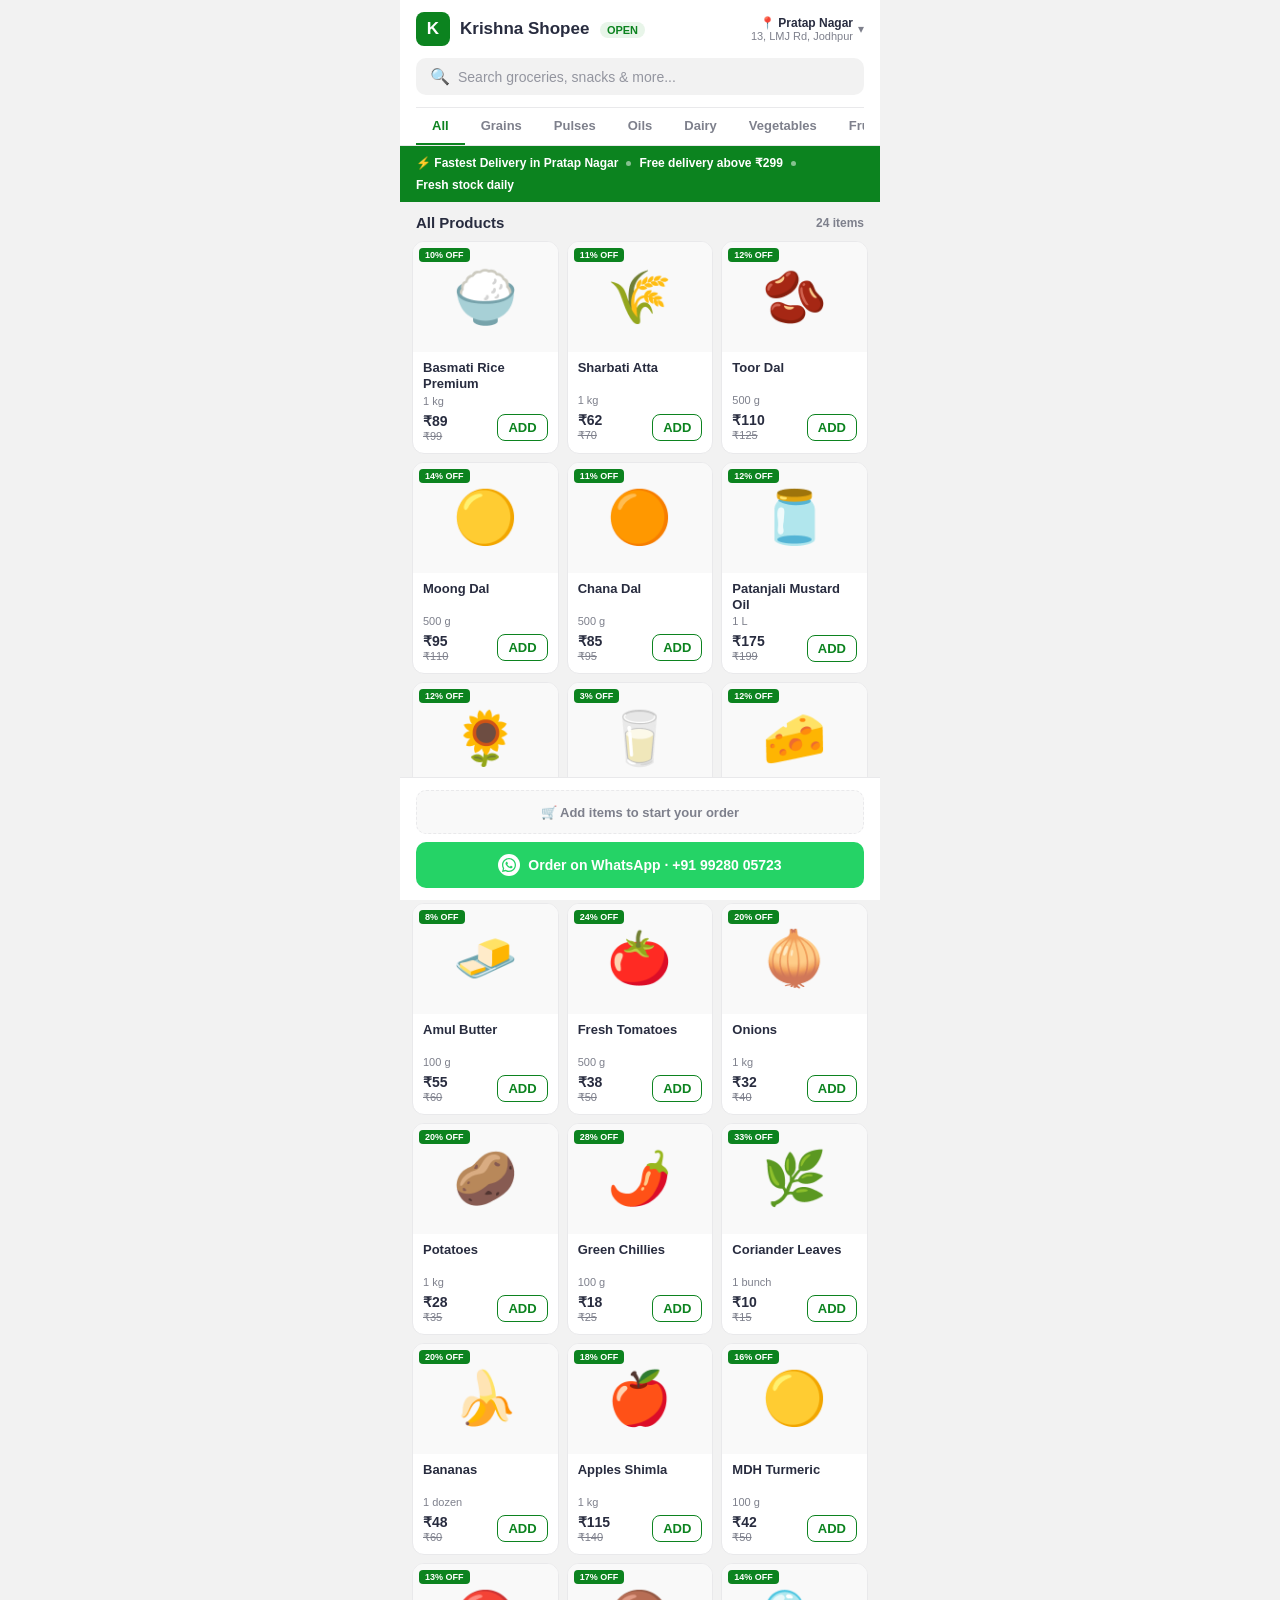
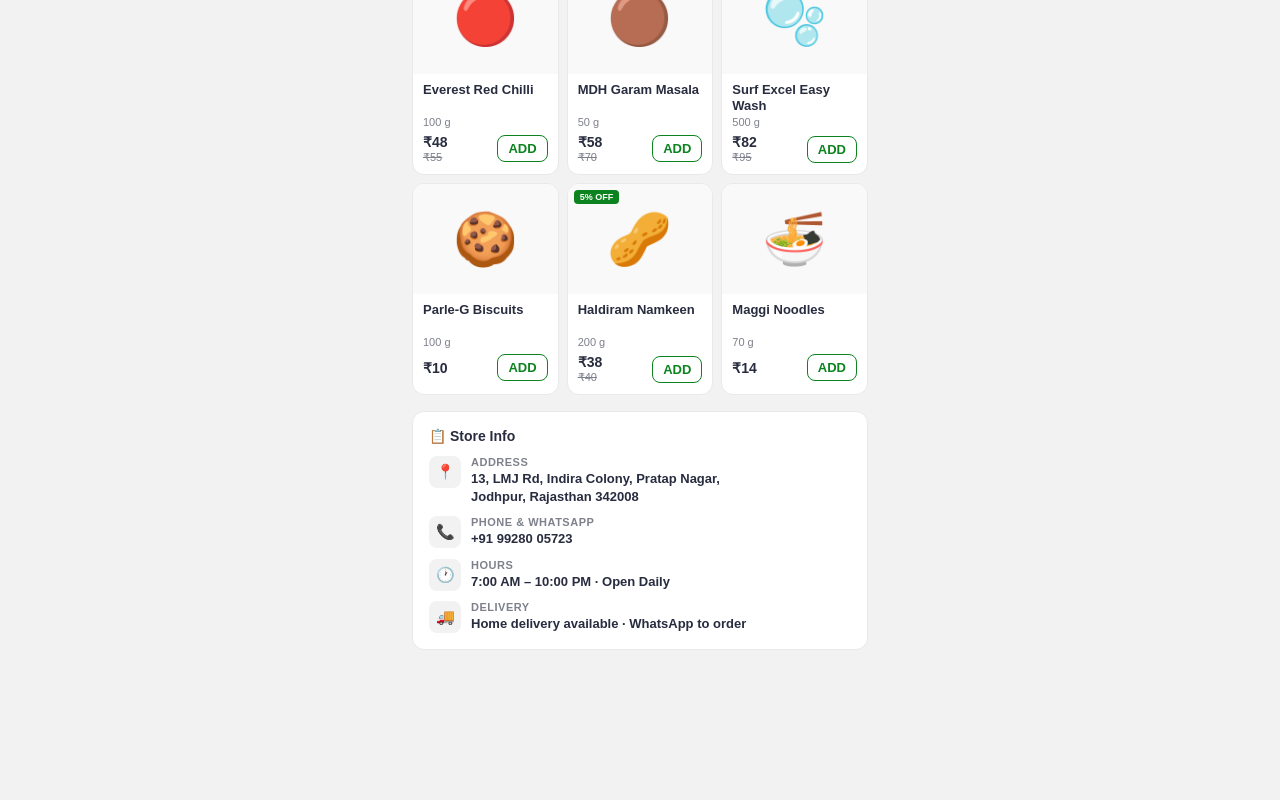
<file: index.html>
<!DOCTYPE html>
<html lang="en">
<head>
  <meta charset="UTF-8">
  <meta name="viewport" content="width=device-width, initial-scale=1.0">
  <title>Krishna Shopee – Pratap Nagar, Jodhpur</title>
  <link rel="stylesheet" href="style.css">
</head>
<body>

<div class="app">

  <!-- TOP BAR -->
  <div class="topbar">
    <div class="topbar-row1">
      <div class="logo-box">K</div>
      <div>
        <span class="brand-name" id="storeName">Krishna Shopee</span>
        <span class="brand-tag">OPEN</span>
      </div>
      <div class="loc-row">
        <a href="https://www.google.com/maps/place/13,+LMJ+Rd,+Indira+Colony,+Pratap+Nagar,+Jodhpur,+Rajasthan+342008/@26.2864582,72.9956832,19z"
           target="_blank" style="text-decoration:none;">
          <div>
            <div class="loc-label">📍 Pratap Nagar</div>
            <div class="loc-sub">13, LMJ Rd, Jodhpur</div>
          </div>
        </a>
        <span class="loc-chevron">▾</span>
      </div>
    </div>
    <div class="search-wrap">
      <span class="search-icon">🔍</span>
      <input type="text" id="searchInput" placeholder="Search groceries, snacks &amp; more..." oninput="filterAll()">
    </div>
    <div class="cats-scroll" id="catsBar"></div>
  </div>

  <!-- PROMO STRIP -->
  <div class="promo-strip" id="promoStrip">
    <span id="promo1">⚡ Fastest Delivery in Pratap Nagar</span>
    <span class="promo-dot"></span>
    <span id="promo2">Free delivery above ₹299</span>
    <span class="promo-dot"></span>
    <span id="promo3">Fresh stock daily</span>
  </div>

  <!-- MAIN CONTENT -->
  <div class="content">
    <div class="section-head">
      <h2 id="sectionTitle">All Products</h2>
      <span id="productCount"></span>
    </div>
    <div class="grid" id="productGrid"></div>

    <!-- STORE INFO -->
    <div class="info-card">
      <h3>📋 Store Info</h3>
      <div class="info-row">
        <div class="info-icon-box">📍</div>
        <div>
          <div class="info-label">Address</div>
          <div class="info-val">13, LMJ Rd, Indira Colony, Pratap Nagar,<br>Jodhpur, Rajasthan 342008</div>
        </div>
      </div>
      <div class="info-row">
        <div class="info-icon-box">📞</div>
        <div>
          <div class="info-label">Phone &amp; WhatsApp</div>
          <div class="info-val" id="storePhone">+91 99280 05723</div>
        </div>
      </div>
      <div class="info-row">
        <div class="info-icon-box">🕐</div>
        <div>
          <div class="info-label">Hours</div>
          <div class="info-val" id="storeHours">7:00 AM – 10:00 PM · Open Daily</div>
        </div>
      </div>
      <div class="info-row">
        <div class="info-icon-box">🚚</div>
        <div>
          <div class="info-label">Delivery</div>
          <div class="info-val">Home delivery available · WhatsApp to order</div>
        </div>
      </div>
    </div>
  </div>

  <!-- FIXED BOTTOM BAR -->
  <div class="bottom-bar">
    <div id="cartBarArea"></div>
    <button class="wa-btn" onclick="orderWA()">
      <div class="wa-icon">
        <svg viewBox="0 0 24 24" xmlns="http://www.w3.org/2000/svg">
          <path d="M17.472 14.382c-.297-.149-1.758-.867-2.03-.967-.273-.099-.471-.148-.67.15-.197.297-.767.966-.94 1.164-.173.199-.347.223-.644.075-.297-.15-1.255-.463-2.39-1.475-.883-.788-1.48-1.761-1.653-2.059-.173-.297-.018-.458.13-.606.134-.133.298-.347.446-.52.149-.174.198-.298.298-.497.099-.198.05-.371-.025-.52-.075-.149-.669-1.612-.916-2.207-.242-.579-.487-.5-.669-.51-.173-.008-.371-.01-.57-.01-.198 0-.52.074-.792.372-.272.297-1.04 1.016-1.04 2.479 0 1.462 1.065 2.875 1.213 3.074.149.198 2.096 3.2 5.077 4.487.709.306 1.262.489 1.694.625.712.227 1.36.195 1.871.118.571-.085 1.758-.719 2.006-1.413.248-.694.248-1.289.173-1.413-.074-.124-.272-.198-.57-.347z"/>
          <path d="M12 0C5.373 0 0 5.373 0 12c0 2.124.554 4.118 1.522 5.845L0 24l6.344-1.493A11.956 11.956 0 0012 24c6.627 0 12-5.373 12-12S18.627 0 12 0zm0 21.818a9.82 9.82 0 01-5.007-1.369l-.36-.213-3.767.888.948-3.668-.234-.376A9.82 9.82 0 012.182 12C2.182 6.58 6.58 2.182 12 2.182S21.818 6.58 21.818 12 17.42 21.818 12 21.818z"/>
        </svg>
      </div>
      <span id="waBtnText">Order on WhatsApp · +91 99280 05723</span>
    </button>
  </div>

  <!-- CART MODAL -->
  <div class="modal-wrap" id="cartModal" onclick="closeModalOutside(event)">
    <div class="modal">
      <div class="modal-handle"></div>
      <div class="modal-header">
        <div class="modal-title">Your Cart 🛒</div>
        <button class="modal-close" onclick="closeModal()">✕</button>
      </div>
      <div id="cartContent"></div>
    </div>
  </div>

</div>

<script src="app.js"></script>
</body>
</html>
</file>
<file: style.css>
/* ===========================
   KRISHNA SHOPEE – style.css
   =========================== */

* { margin: 0; padding: 0; box-sizing: border-box; }

:root {
  --brand:    #0c831f;
  --bg:       #f2f2f2;
  --white:    #ffffff;
  --text:     #282c3f;
  --muted:    #7e808c;
  --border:   #e9e9eb;
  --green:    #0c831f;
  --orange:   #f8811a;
  --red:      #e02020;
  --wa:       #25d366;
  --pill:     #e8f5e9;
  --pilltext: #0c831f;
}

body {
  font-family: -apple-system, BlinkMacSystemFont, 'Segoe UI', sans-serif;
  background: var(--bg);
  color: var(--text);
  min-height: 100vh;
}

.app {
  max-width: 480px;
  margin: 0 auto;
  background: var(--bg);
  position: relative;
}

/* ── TOP BAR ── */
.topbar {
  background: var(--white);
  padding: 12px 16px 0;
  border-bottom: 1px solid var(--border);
  position: sticky;
  top: 0;
  z-index: 50;
}

.topbar-row1 {
  display: flex;
  align-items: center;
  gap: 10px;
  margin-bottom: 12px;
}

.logo-box {
  width: 34px; height: 34px;
  background: var(--green);
  border-radius: 8px;
  display: flex; align-items: center; justify-content: center;
  color: #fff; font-size: 17px; font-weight: 800;
  flex-shrink: 0;
}

.brand-name { font-size: 17px; font-weight: 800; color: var(--text); }

.brand-tag {
  font-size: 11px; color: var(--green); font-weight: 700;
  background: var(--pill); padding: 2px 7px;
  border-radius: 20px; margin-left: 6px;
}

.loc-row {
  display: flex; align-items: center;
  gap: 5px; margin-left: auto; cursor: pointer;
}

.loc-label { font-size: 12px; font-weight: 700; color: var(--text); text-align: right; }
.loc-sub {
  font-size: 11px; color: var(--muted);
  max-width: 120px; overflow: hidden;
  white-space: nowrap; text-overflow: ellipsis; text-align: right;
}
.loc-chevron { font-size: 12px; color: var(--muted); }

/* SEARCH */
.search-wrap {
  display: flex; align-items: center; gap: 8px;
  background: #f2f2f2; border-radius: 10px;
  padding: 9px 14px; margin-bottom: 12px;
}

.search-wrap input {
  flex: 1; border: none; background: transparent;
  font-size: 14px; color: var(--text); outline: none; font-family: inherit;
}

.search-wrap input::placeholder { color: #93959f; }
.search-icon { font-size: 16px; color: var(--muted); flex-shrink: 0; }

/* CATEGORY TABS */
.cats-scroll {
  display: flex; overflow-x: auto;
  border-top: 1px solid var(--border);
}
.cats-scroll::-webkit-scrollbar { display: none; }

.cat-tab {
  flex-shrink: 0; padding: 10px 16px;
  font-size: 13px; font-weight: 600; color: var(--muted);
  cursor: pointer; border-bottom: 2px solid transparent;
  white-space: nowrap; transition: all 0.15s;
}
.cat-tab.active { color: var(--green); border-bottom-color: var(--green); }

/* ── PROMO STRIP ── */
.promo-strip {
  background: var(--green); padding: 10px 16px;
  display: flex; align-items: center; gap: 8px; flex-wrap: wrap;
}
.promo-strip span { color: #fff; font-size: 12px; font-weight: 600; }
.promo-dot {
  width: 5px; height: 5px;
  background: rgba(255,255,255,0.5); border-radius: 50%; flex-shrink: 0;
}

/* ── MAIN CONTENT ── */
.content { padding: 12px 12px 150px; }

.section-head {
  display: flex; align-items: center;
  justify-content: space-between; margin-bottom: 10px; padding: 0 4px;
}
.section-head h2 { font-size: 15px; font-weight: 800; color: var(--text); }
.section-head span { font-size: 12px; color: var(--muted); font-weight: 600; }

/* ── PRODUCT GRID & CARDS ── */
.grid {
  display: grid;
  grid-template-columns: repeat(3, 1fr);
  gap: 8px;
}

.pcard {
  background: var(--white); border-radius: 12px;
  border: 1px solid var(--border); overflow: hidden;
  transition: transform 0.12s;
}
.pcard:hover { transform: scale(1.01); }

.pcard-img {
  height: 110px;
  display: flex; align-items: center; justify-content: center;
  font-size: 52px; background: #f9f9f9; position: relative;
  overflow: hidden;
}

/* Product image (when uploaded) */
.pcard-img img {
  width: 100%; height: 100%;
  object-fit: cover; display: block;
}

.discount-badge {
  position: absolute; top: 6px; left: 6px;
  background: var(--green); color: #fff;
  font-size: 9px; font-weight: 800;
  padding: 2px 6px; border-radius: 4px;
  z-index: 1;
}

.pcard-body { padding: 8px 10px 10px; }

.pcard-name {
  font-size: 13px; font-weight: 700; color: var(--text);
  line-height: 1.25; margin-bottom: 2px; min-height: 32px;
  display: -webkit-box; -webkit-line-clamp: 2;
  -webkit-box-orient: vertical; overflow: hidden;
}
.pcard-unit { font-size: 11px; color: var(--muted); margin-bottom: 6px; }

.pcard-bottom {
  display: flex; align-items: center;
  justify-content: space-between; gap: 4px;
}

.price-row { display: flex; flex-direction: column; gap: 1px; }
.price-now { font-size: 14px; font-weight: 800; color: var(--text); }
.price-old { font-size: 11px; color: var(--muted); text-decoration: line-through; }

/* ADD BUTTON */
.add-btn {
  background: #fff; border: 1.5px solid var(--green);
  color: var(--green); border-radius: 8px;
  padding: 5px 10px; font-size: 13px; font-weight: 800;
  cursor: pointer; font-family: inherit; transition: all 0.15s; white-space: nowrap;
}
.add-btn:hover { background: #e8f5e9; }

/* QUANTITY CONTROL */
.qty-ctrl {
  display: flex; align-items: center;
  border: 1.5px solid var(--green); border-radius: 8px; overflow: hidden;
}
.qty-btn {
  background: var(--green); color: #fff; border: none;
  width: 28px; height: 28px; font-size: 16px; font-weight: 800;
  cursor: pointer; display: flex; align-items: center; justify-content: center;
  font-family: inherit;
}
.qty-num {
  font-size: 13px; font-weight: 800; color: var(--green);
  padding: 0 7px; background: #fff;
}

.no-results {
  text-align: center; padding: 40px; color: var(--muted);
  font-size: 14px; grid-column: 1 / -1;
}

/* ── STORE INFO CARD ── */
.info-card {
  background: var(--white); border-radius: 12px;
  border: 1px solid var(--border); padding: 16px; margin-top: 16px;
}
.info-card h3 { font-size: 14px; font-weight: 800; color: var(--text); margin-bottom: 12px; }
.info-row {
  display: flex; gap: 10px; align-items: flex-start; margin-bottom: 10px;
}
.info-row:last-child { margin-bottom: 0; }
.info-icon-box {
  width: 32px; height: 32px; border-radius: 8px; background: #f2f2f2;
  display: flex; align-items: center; justify-content: center;
  font-size: 15px; flex-shrink: 0;
}
.info-label { font-size: 11px; color: var(--muted); font-weight: 600; text-transform: uppercase; letter-spacing: 0.5px; }
.info-val { font-size: 13px; font-weight: 600; color: var(--text); margin-top: 2px; line-height: 1.4; }

/* ── BOTTOM BAR ── */
.bottom-bar {
  position: fixed; bottom: 0; left: 50%; transform: translateX(-50%);
  width: 100%; max-width: 480px; background: var(--white);
  border-top: 1px solid var(--border); padding: 12px 16px;
  z-index: 50; display: flex; flex-direction: column; gap: 8px;
}

.cart-summary {
  display: flex; align-items: center; justify-content: space-between;
  background: var(--green); border-radius: 10px; padding: 12px 16px; cursor: pointer;
}
.cart-left { display: flex; align-items: center; gap: 10px; }
.cart-count-box {
  background: rgba(255,255,255,0.2); border-radius: 6px;
  padding: 2px 8px; font-size: 12px; font-weight: 800; color: #fff;
}
.cart-title { font-size: 14px; font-weight: 700; color: #fff; }
.cart-total-lbl { font-size: 14px; font-weight: 800; color: #fff; }
.cart-empty-bar {
  text-align: center; padding: 12px; background: #f9f9f9;
  border-radius: 10px; border: 1px dashed var(--border);
}
.cart-empty-bar span { font-size: 13px; color: var(--muted); font-weight: 600; }

/* WHATSAPP BUTTON */
.wa-btn {
  display: flex; align-items: center; justify-content: center; gap: 8px;
  background: var(--wa); border: none; border-radius: 10px; padding: 12px;
  cursor: pointer; font-size: 14px; font-weight: 800; color: #fff;
  font-family: inherit; transition: opacity 0.15s; width: 100%;
}
.wa-btn:hover { opacity: 0.9; }
.wa-icon {
  width: 22px; height: 22px; background: #fff; border-radius: 50%;
  display: flex; align-items: center; justify-content: center; flex-shrink: 0;
}
.wa-icon svg { fill: #25d366; width: 14px; height: 14px; }

/* ── CART MODAL ── */
.modal-wrap {
  display: none; position: fixed; inset: 0; z-index: 200;
  background: rgba(40,44,63,0.55); align-items: flex-end; justify-content: center;
}
.modal-wrap.open { display: flex; }

.modal {
  background: var(--white); width: 100%; max-width: 480px;
  border-radius: 20px 20px 0 0; padding: 20px;
  max-height: 78vh; overflow-y: auto;
}
.modal-handle {
  width: 36px; height: 4px; background: var(--border);
  border-radius: 3px; margin: 0 auto 16px;
}
.modal-header {
  display: flex; align-items: center; justify-content: space-between; margin-bottom: 16px;
}
.modal-title { font-size: 18px; font-weight: 800; }
.modal-close {
  font-size: 22px; color: var(--muted); cursor: pointer;
  background: none; border: none; padding: 0 4px; line-height: 1;
}

.cart-item-row {
  display: flex; align-items: center; gap: 12px;
  padding: 12px 0; border-bottom: 1px solid var(--border);
}
.cart-item-emoji { font-size: 28px; width: 40px; text-align: center; flex-shrink: 0; }

/* Cart item image (when product has image) */
.cart-item-img {
  width: 40px; height: 40px; border-radius: 8px;
  object-fit: cover; flex-shrink: 0;
}

.cart-item-name { font-size: 14px; font-weight: 700; }
.cart-item-sub { font-size: 12px; color: var(--muted); margin-top: 2px; }
.cart-item-amt { font-size: 14px; font-weight: 800; color: var(--green); white-space: nowrap; }

.bill-section { margin-top: 12px; }
.bill-row {
  display: flex; justify-content: space-between;
  padding: 6px 0; font-size: 13px; color: var(--muted);
}
.bill-free { color: var(--green); font-weight: 700; }
.bill-total {
  display: flex; justify-content: space-between; padding: 12px 0 0;
  font-size: 15px; font-weight: 800; color: var(--text);
  border-top: 2px dashed var(--border); margin-top: 4px;
}
.place-order-btn {
  width: 100%; background: var(--green); color: #fff; border: none;
  border-radius: 10px; padding: 14px; font-size: 15px; font-weight: 800;
  font-family: inherit; cursor: pointer; margin-top: 14px;
  display: flex; align-items: center; justify-content: center; gap: 8px;
}
.place-order-btn:hover { background: #0a6b18; }
.empty-cart-modal { text-align: center; padding: 32px 0; color: var(--muted); font-size: 14px; }

/* ── RESPONSIVE ── */
@media (max-width: 360px) {
  .grid { grid-template-columns: repeat(2, 1fr); }
  .pcard-img { height: 90px; font-size: 40px; }
}
</file>
